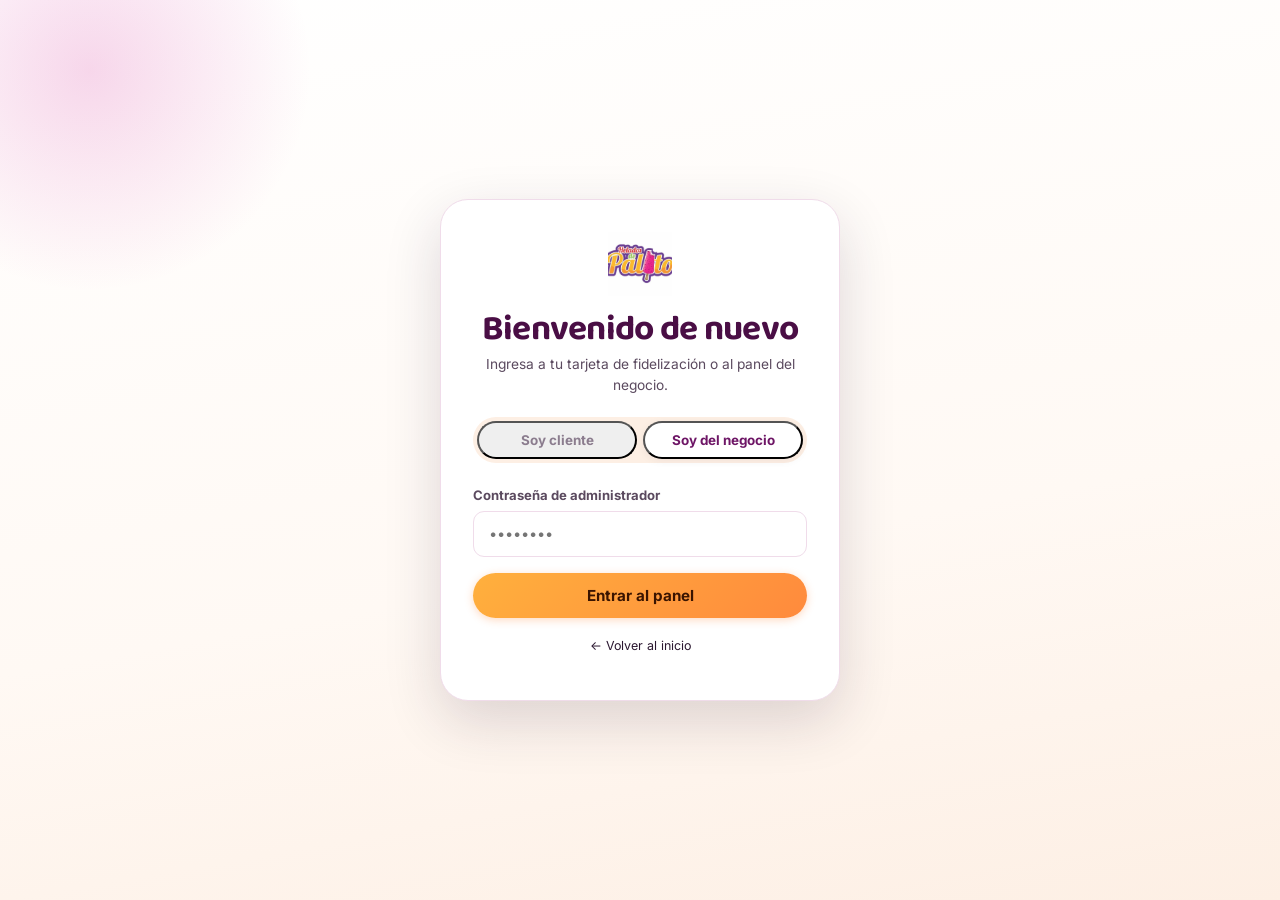
<file: admin/index.html>
<!doctype html>
<html lang="es">
<head>
<meta charset="UTF-8">
<meta name="viewport" content="width=device-width, initial-scale=1, viewport-fit=cover">
<title>Panel — Helados De Palito</title>
<link rel="icon" href="../assets/img/logo.png">
<link rel="preconnect" href="https://fonts.googleapis.com">
<link href="https://fonts.googleapis.com/css2?family=Baloo+2:wght@600;700;800&family=Inter:wght@400;500;600;700&family=IBM+Plex+Mono:wght@500;600;700&display=swap" rel="stylesheet">
<link rel="stylesheet" href="../assets/css/system.css">
</head>
<body>

<div class="admin-shell">
  <aside class="admin-side" id="hp-admin-side"></aside>
  <main class="admin-main">
    <span class="eyebrow">Panel del negocio</span>
    <h1 style="font-size:clamp(1.5rem,3.4vw,2.1rem)">Hola, equipo Helados de Palito 👋</h1>
    <p style="color:var(--ink-2)">Este es el resumen de lo que pasa hoy en tu menú digital.</p>

    <div class="stat-grid" id="hp-stats"></div>

    <div class="toolbar">
      <h3 style="margin:0">Últimos pedidos</h3>
      <a href="pedidos.html" class="btn btn-ghost btn-sm">Ver todos</a>
    </div>
    <div class="table-wrap">
      <table>
        <thead><tr><th>Folio</th><th>Cliente</th><th>Total</th><th>Entrega</th><th>Estado</th></tr></thead>
        <tbody id="hp-ultimos-pedidos"></tbody>
      </table>
    </div>

    <div class="toolbar" style="margin-top:34px">
      <h3 style="margin:0">Clientes cerca de su regalo</h3>
      <a href="clientes.html" class="btn btn-ghost btn-sm">Ver todos</a>
    </div>
    <div class="table-wrap">
      <table>
        <thead><tr><th>Cliente</th><th>Teléfono</th><th>Sellos</th></tr></thead>
        <tbody id="hp-clientes-cerca"></tbody>
      </table>
    </div>
  </main>
</div>

<script src="../assets/js/config.js"></script>
<script src="../assets/js/icons.js"></script>
<script src="../assets/js/seed.js"></script>
<script src="../assets/js/data.js"></script>
<script src="../assets/js/cart.js"></script>
<script src="../assets/js/auth.js"></script>
<script src="../assets/js/admin-nav.js"></script>
<script>
(async function(){
  const session = HP_AUTH.requireAdmin();
  if(!session) return;
  HP_ADMIN_NAV.mount('dashboard');

  const [pedidos, clientes, productos] = await Promise.all([
    HP_DATA.getPedidos(), HP_DATA.getClientes(), HP_DATA.getProductos({soloDisponibles:false})
  ]);
  const meta = HP_CONFIG.META_SELLOS;
  const hoy = new Date().toISOString().slice(0,10);
  const pedidosHoy = pedidos.filter(p => (p.fecha||'').slice(0,10) === hoy);
  const activos = clientes.filter(c => c.activo !== false);
  const cerca = clientes.filter(c => c.sellos >= meta - 1 && c.sellos < meta);
  const completos = clientes.filter(c => c.sellos >= meta);

  document.getElementById('hp-stats').innerHTML = `
    <div class="stat-card"><div class="num mono">${pedidosHoy.length}</div><div class="lbl">Pedidos hoy</div></div>
    <div class="stat-card"><div class="num mono">${activos.length}</div><div class="lbl">Clientes con tarjeta activa</div></div>
    <div class="stat-card"><div class="num mono">${cerca.length}</div><div class="lbl">A 1 sello de su regalo</div></div>
    <div class="stat-card"><div class="num mono">${completos.length}</div><div class="lbl">Tarjetas completas sin canjear</div></div>
    <div class="stat-card"><div class="num mono">${productos.filter(p=>p.disponible!==false).length}/${productos.length}</div><div class="lbl">Productos disponibles</div></div>
  `;

  document.getElementById('hp-ultimos-pedidos').innerHTML = pedidos.slice(0,6).map(p=>`
    <tr>
      <td class="mono">${p.folio}</td>
      <td>${p.cliente_nombre||'—'}</td>
      <td class="mono">${HP_CART.formatCOP(p.subtotal)}</td>
      <td>${p.tipoEntrega||p.tipo_entrega||'—'}</td>
      <td><span class="pill ${p.estado==='entregado'?'pill-ok':p.estado==='cancelado'?'pill-danger':'pill-warn'}">${p.estado}</span></td>
    </tr>`).join('') || `<tr><td colspan="5" style="color:var(--ink-3)">Todavía no hay pedidos registrados.</td></tr>`;

  document.getElementById('hp-clientes-cerca').innerHTML = cerca.length
    ? cerca.map(c=>`<tr><td>${c.nombre}</td><td class="mono">${c.telefono}</td><td>${c.sellos}/${meta}</td></tr>`).join('')
    : `<tr><td colspan="3" style="color:var(--ink-3)">Nadie está a un sello de completar su tarjeta ahora mismo.</td></tr>`;
})();
</script>
</body>
</html>
</file>
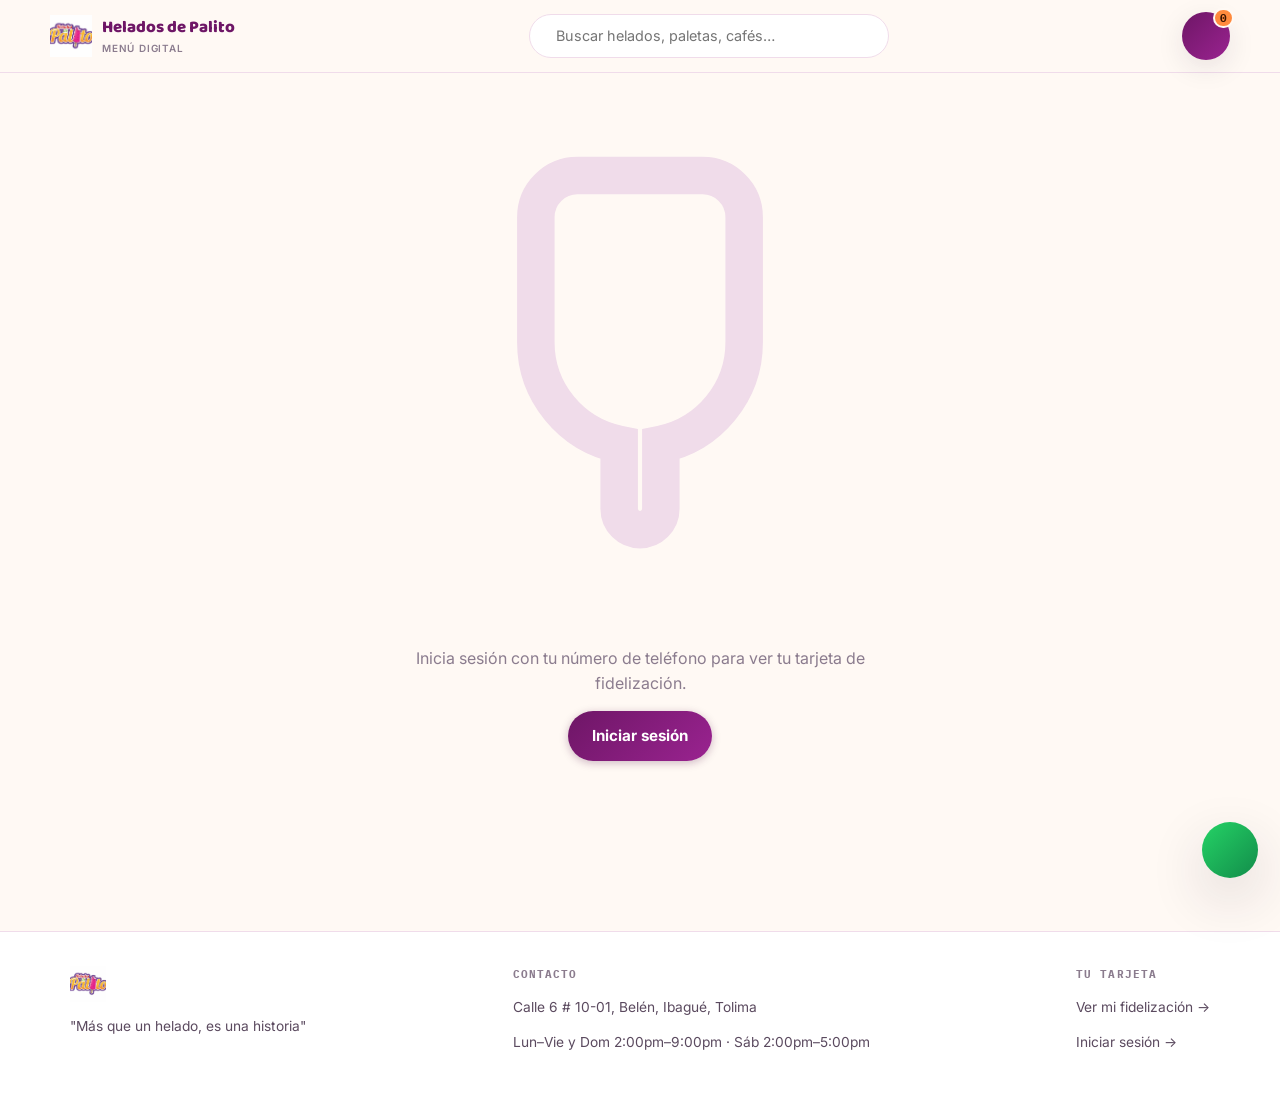
<file: fidelizacion/index.html>
<!doctype html>
<html lang="es">
<head>
<meta charset="UTF-8">
<meta name="viewport" content="width=device-width, initial-scale=1, viewport-fit=cover">
<title>Mi tarjeta — Helados De Palito</title>
<link rel="icon" href="../assets/img/logo.png">
<link rel="preconnect" href="https://fonts.googleapis.com">
<link href="https://fonts.googleapis.com/css2?family=Baloo+2:wght@600;700;800&family=Inter:wght@400;500;600;700&family=IBM+Plex+Mono:wght@500;600;700&display=swap" rel="stylesheet">
<link rel="stylesheet" href="../assets/css/system.css">
</head>
<body>

<div id="hp-header"></div>

<main class="container" style="padding:30px 20px 60px;max-width:560px">
  <div id="hp-guard"></div>

  <div id="hp-loyalty-app" style="display:none">
    <span class="eyebrow">Fidelización</span>
    <h1 style="font-size:clamp(1.5rem,3.4vw,2rem)">Tu tarjeta de sellos</h1>
    <p style="color:var(--ink-2);margin-bottom:22px">Cada compra que registra el negocio suma un sello. Al completar la tarjeta, tienes un regalo esperándote.</p>

    <div class="loyalty-card rv in" id="hp-loyalty-card"></div>

    <h3 style="margin-top:34px">Historial de sellos</h3>
    <div class="table-wrap" style="margin-top:10px">
      <table>
        <thead><tr><th>Fecha</th><th>Detalle</th></tr></thead>
        <tbody id="hp-historial"></tbody>
      </table>
    </div>

    <a href="../menu/" class="btn btn-p btn-block" style="margin-top:26px">Ver el menú y pedir</a>
    <button class="btn btn-ghost btn-block" id="hp-logout" style="margin-top:10px">Cerrar sesión</button>
  </div>
</main>

<div id="hp-footer"></div>

<script src="../assets/js/config.js"></script>
<script src="../assets/js/icons.js"></script>
<script src="../assets/js/seed.js"></script>
<script src="../assets/js/data.js"></script>
<script src="../assets/js/cart.js"></script>
<script src="../assets/js/auth.js"></script>
<script src="../assets/js/ui.js"></script>
<script>
(async function(){
  HP_UI.mount({root:'../'});
  const session = HP_AUTH.session();

  if(!session || session.tipo!=='cliente'){
    document.getElementById('hp-guard').innerHTML = `
      <div class="empty-state" style="padding-top:10px">
        ${hpIcon('stamp')}
        <p>Inicia sesión con tu número de teléfono para ver tu tarjeta de fidelización.</p>
        <a class="btn btn-p" href="../login/">Iniciar sesión</a>
      </div>`;
    return;
  }

  const cliente = await HP_DATA.getClientePorTelefono(session.telefono);
  const recompensa = await HP_DATA.getRecompensa();
  const meta = HP_CONFIG.META_SELLOS;

  if(!cliente){ HP_AUTH.logout(); window.location.href = '../login/'; return; }

  document.getElementById('hp-loyalty-app').style.display = 'block';

  const completa = cliente.sellos >= meta;
  const cardEl = document.getElementById('hp-loyalty-card');
  cardEl.className = 'loyalty-card rv in' + (completa ? ' complete' : '');
  cardEl.innerHTML = `
    <div class="loyalty-top">
      <div class="brandmark"><img src="../assets/img/logo.png" alt=""></div>
      <div class="loyalty-folio mono">#${cliente.id.toUpperCase()}</div>
    </div>
    <div class="loyalty-name">${cliente.nombre}</div>
    <div class="loyalty-sub">${completa ? '¡Tarjeta completa! Tu regalo te espera 🎁' : `Te faltan ${meta - cliente.sellos} sellos para tu regalo`}</div>
    <div class="stamps">
      ${Array.from({length:meta}).map((_,i)=>`
        <div class="stamp ${i < cliente.sellos ? 'filled':''}">${hpIcon('stamp')}</div>
      `).join('')}
    </div>
    <div class="loyalty-foot"><b>${cliente.sellos}/${meta}</b> · Premio: ${recompensa?.nombre || 'Por definir'}</div>
  `;

  const hist = cliente.historial || [];
  document.getElementById('hp-historial').innerHTML = hist.length
    ? hist.map(h=>`<tr><td class="mono">${h.fecha}</td><td>${h.nota}</td></tr>`).join('')
    : `<tr><td colspan="2" style="color:var(--ink-3)">Aún no tienes compras registradas.</td></tr>`;

  document.getElementById('hp-logout').addEventListener('click', ()=>{
    HP_AUTH.logout();
    window.location.href = '../';
  });
})();
</script>
</body>
</html>
</file>
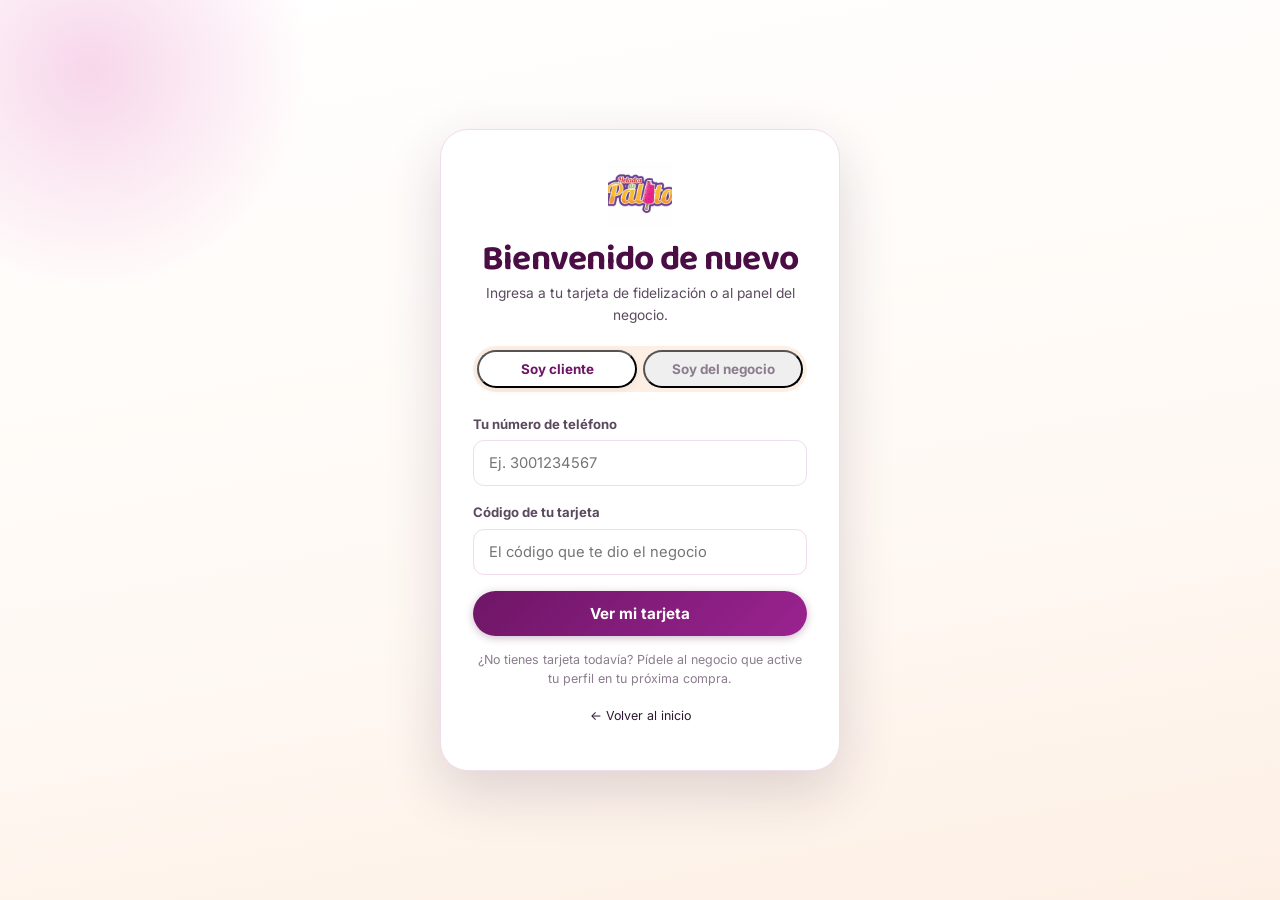
<file: login/index.html>
<!doctype html>
<html lang="es">
<head>
<meta charset="UTF-8">
<meta name="viewport" content="width=device-width, initial-scale=1, viewport-fit=cover">
<title>Iniciar sesión — Helados De Palito</title>
<link rel="icon" href="../assets/img/logo.png">
<link rel="preconnect" href="https://fonts.googleapis.com">
<link href="https://fonts.googleapis.com/css2?family=Baloo+2:wght@600;700;800&family=Inter:wght@400;500;600;700&family=IBM+Plex+Mono:wght@500;600;700&display=swap" rel="stylesheet">
<link rel="stylesheet" href="../assets/css/system.css">
</head>
<body>

<div class="auth-wrap">
  <div class="auth-card rv in">
    <div class="logo-row"><img src="../assets/img/logo.png" alt="Helados de Palito"></div>
    <h2 style="text-align:center;margin:0 0 4px">Bienvenido de nuevo</h2>
    <p style="text-align:center;color:var(--ink-2);font-size:.86rem;margin:0 0 20px">Ingresa a tu tarjeta de fidelización o al panel del negocio.</p>

    <div class="auth-tabs">
      <button class="auth-tab" id="tab-cliente">Soy cliente</button>
      <button class="auth-tab" id="tab-admin">Soy del negocio</button>
    </div>

    <form id="form-cliente">
      <div class="field">
        <label for="c-telefono">Tu número de teléfono</label>
        <input id="c-telefono" class="finput" inputmode="numeric" placeholder="Ej. 3001234567" required>
        <div class="error">Escribe el teléfono con el que te registraste.</div>
      </div>
      <div class="field">
        <label for="c-password">Código de tu tarjeta</label>
        <input id="c-password" class="finput" type="password" placeholder="El código que te dio el negocio" required>
        <div class="error">Escribe tu código.</div>
      </div>
      <button type="submit" class="btn btn-p btn-block">Ver mi tarjeta</button>
      <p style="text-align:center;font-size:.78rem;color:var(--ink-3);margin-top:14px">
        ¿No tienes tarjeta todavía? Pídele al negocio que active tu perfil en tu próxima compra.
      </p>
    </form>

    <form id="form-admin" style="display:none">
      <div class="field">
        <label for="a-password">Contraseña de administrador</label>
        <input id="a-password" class="finput" type="password" placeholder="••••••••" required>
        <div class="error">Contraseña incorrecta.</div>
      </div>
      <button type="submit" class="btn btn-accent btn-block">Entrar al panel</button>
    </form>

    <p style="text-align:center;font-size:.78rem;margin-top:18px"><a href="../">← Volver al inicio</a></p>
  </div>
</div>

<script src="../assets/js/config.js"></script>
<script src="../assets/js/icons.js"></script>
<script src="../assets/js/seed.js"></script>
<script src="../assets/js/data.js"></script>
<script src="../assets/js/cart.js"></script>
<script src="../assets/js/auth.js"></script>
<script>
(function(){
  const tabCliente = document.getElementById('tab-cliente');
  const tabAdmin = document.getElementById('tab-admin');
  const formCliente = document.getElementById('form-cliente');
  const formAdmin = document.getElementById('form-admin');

  function showAdmin(isAdmin){
    tabAdmin.classList.toggle('active', isAdmin);
    tabCliente.classList.toggle('active', !isAdmin);
    formAdmin.style.display = isAdmin ? 'block' : 'none';
    formCliente.style.display = isAdmin ? 'none' : 'block';
  }
  showAdmin(new URLSearchParams(location.search).get('admin')==='1');

  tabCliente.addEventListener('click', ()=> showAdmin(false));
  tabAdmin.addEventListener('click', ()=> showAdmin(true));

  formCliente.addEventListener('submit', async (e)=>{
    e.preventDefault();
    const telefono = document.getElementById('c-telefono').value.trim();
    const password = document.getElementById('c-password').value.trim();
    const btn = formCliente.querySelector('button[type="submit"]');
    btn.disabled = true;
    try{
      await HP_AUTH.loginCliente(telefono, password);
      window.location.href = '../fidelizacion/';
    }catch(err){
      formCliente.querySelectorAll('.field').forEach(f=>f.classList.add('bad'));
      formCliente.querySelectorAll('.error').forEach(el=> el.textContent = err.message);
      btn.disabled = false;
    }
  });

  formAdmin.addEventListener('submit', (e)=>{
    e.preventDefault();
    const password = document.getElementById('a-password').value.trim();
    const btn = formAdmin.querySelector('button[type="submit"]');
    btn.disabled = true;
    try{
      HP_AUTH.loginAdmin(password);
      window.location.href = '../admin/';
    }catch(err){
      formAdmin.querySelector('.field').classList.add('bad');
      formAdmin.querySelector('.error').textContent = err.message;
      btn.disabled = false;
    }
  });

  ['c-telefono','c-password'].forEach(id=>{
    document.getElementById(id).addEventListener('input', (e)=> e.target.closest('.field').classList.remove('bad'));
  });
  document.getElementById('a-password').addEventListener('input', (e)=> e.target.closest('.field').classList.remove('bad'));
})();
</script>
</body>
</html>
</file>
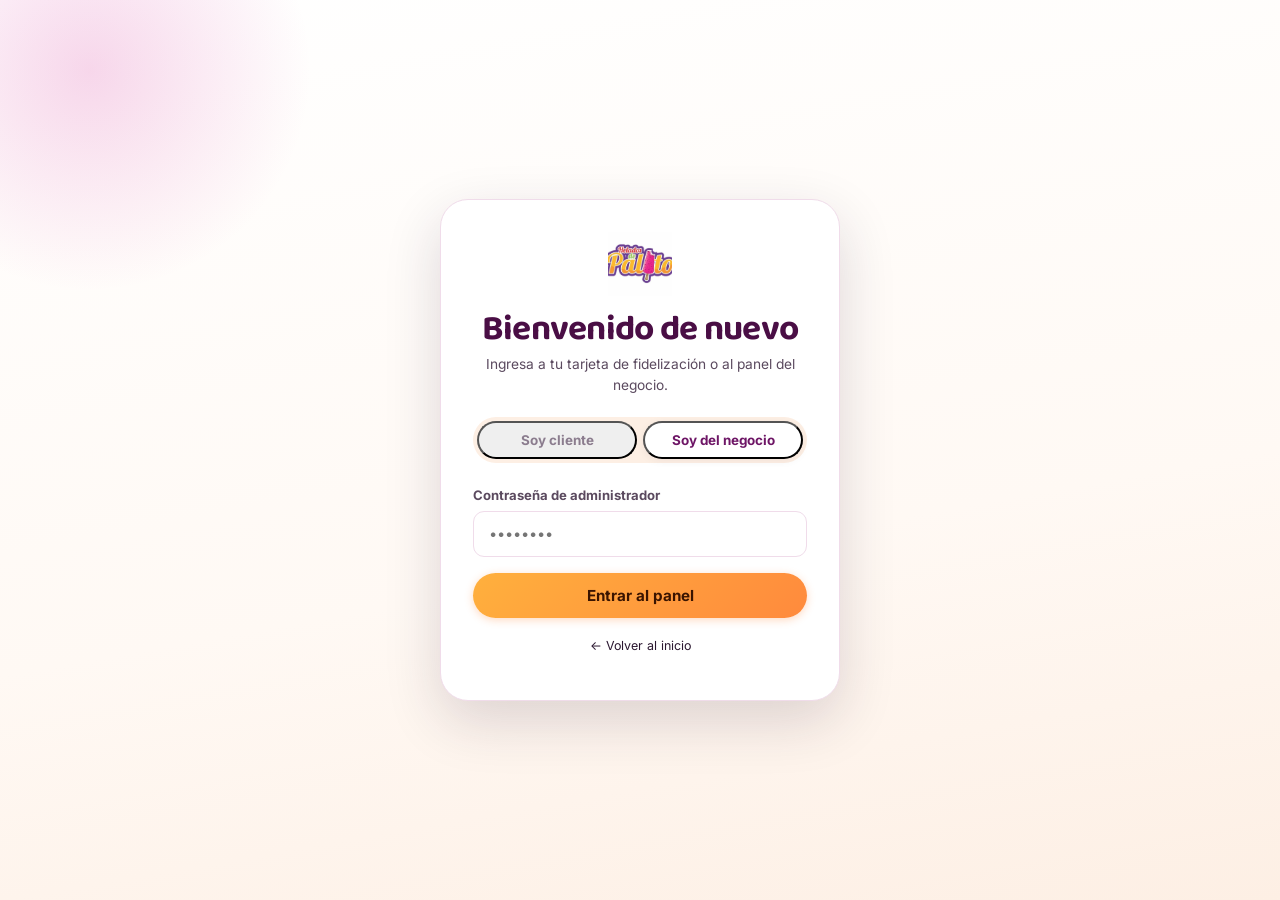
<file: admin/clientes.html>
<!doctype html>
<html lang="es">
<head>
<meta charset="UTF-8">
<meta name="viewport" content="width=device-width, initial-scale=1, viewport-fit=cover">
<title>Clientes y sellos — Panel Helados De Palito</title>
<link rel="icon" href="../assets/img/logo.png">
<link rel="preconnect" href="https://fonts.googleapis.com">
<link href="https://fonts.googleapis.com/css2?family=Baloo+2:wght@600;700;800&family=Inter:wght@400;500;600;700&family=IBM+Plex+Mono:wght@500;600;700&display=swap" rel="stylesheet">
<link rel="stylesheet" href="../assets/css/system.css">
</head>
<body>

<div class="admin-shell">
  <aside class="admin-side" id="hp-admin-side"></aside>
  <main class="admin-main">
    <span class="eyebrow">Fidelización</span>
    <h1 style="font-size:clamp(1.5rem,3.4vw,2.1rem)">Clientes y tarjetas de sellos</h1>
    <p style="color:var(--ink-2)">Crea el perfil de un cliente nuevo y asígnale sellos cuando compre. Los clientes nunca pueden sumarse sellos ellos mismos.</p>

    <div class="toolbar">
      <div class="field" style="margin:0;max-width:280px">
        <input id="hp-buscar" class="finput" placeholder="Buscar por nombre o teléfono…">
      </div>
      <button class="btn btn-p btn-sm" id="hp-nuevo-cliente">Crear cliente</button>
    </div>

    <div class="table-wrap">
      <table>
        <thead><tr><th>Cliente</th><th>Teléfono</th><th>Sellos</th><th>Estado</th><th></th></tr></thead>
        <tbody id="hp-tabla-clientes"></tbody>
      </table>
    </div>

    <div class="toolbar" style="margin-top:34px">
      <h3 style="margin:0">Premio actual</h3>
    </div>
    <div class="card" style="padding:18px;max-width:480px">
      <div class="field" style="margin-bottom:10px">
        <label for="p-nombre-premio">Nombre del premio (al completar la tarjeta)</label>
        <input id="p-nombre-premio" class="finput" placeholder="Ej. Paleta gratis a elección">
      </div>
      <button class="btn btn-p btn-sm" id="hp-guardar-premio">Guardar premio</button>
    </div>
  </main>
</div>

<div class="modal-overlay" id="hp-modal">
  <form class="modal-form" id="hp-form-cliente">
    <h3 style="margin-top:0">Crear cliente</h3>
    <div class="field">
      <label for="c-nombre">Nombre del cliente</label>
      <input id="c-nombre" class="finput" required placeholder="Nombre y apellido">
      <div class="error">Escribe el nombre.</div>
    </div>
    <div class="field">
      <label for="c-telefono">Teléfono</label>
      <input id="c-telefono" class="finput" required inputmode="numeric" placeholder="Ej. 3001234567">
      <div class="error">Escribe un teléfono válido.</div>
    </div>
    <div class="field">
      <label for="c-password">Código de acceso para el cliente</label>
      <input id="c-password" class="finput" required placeholder="Ej. 4 dígitos fáciles de recordar">
      <div class="hint">Compártelo con el cliente: lo usará junto a su teléfono para ver su tarjeta.</div>
    </div>
    <div style="display:flex;gap:10px;margin-top:20px">
      <button type="button" class="btn btn-ghost btn-block" id="hp-cancelar-cliente">Cancelar</button>
      <button type="submit" class="btn btn-p btn-block">Crear tarjeta</button>
    </div>
  </form>
</div>

<script src="../assets/js/config.js"></script>
<script src="../assets/js/icons.js"></script>
<script src="../assets/js/seed.js"></script>
<script src="../assets/js/data.js"></script>
<script src="../assets/js/cart.js"></script>
<script src="../assets/js/auth.js"></script>
<script src="../assets/js/admin-nav.js"></script>
<script src="../assets/js/ui.js"></script>
<script>
(async function(){
  const session = HP_AUTH.requireAdmin();
  if(!session) return;
  HP_ADMIN_NAV.mount('clientes');

  let clientes = await HP_DATA.getClientes();
  const recompensa = await HP_DATA.getRecompensa();
  document.getElementById('p-nombre-premio').value = recompensa?.nombre || '';
  const meta = HP_CONFIG.META_SELLOS;
  let query = '';

  function renderTabla(){
    const list = clientes.filter(c => !query || c.nombre.toLowerCase().includes(query) || c.telefono.includes(query));
    document.getElementById('hp-tabla-clientes').innerHTML = list.map(c=>{
      const completa = c.sellos >= meta;
      return `
      <tr>
        <td><b>${c.nombre}</b></td>
        <td class="mono">${c.telefono}</td>
        <td>
          <div style="display:flex;align-items:center;gap:8px">
            <span class="mono">${c.sellos}/${meta}</span>
            ${completa ? `<span class="pill pill-warn">${hpIcon('gift')} Regalo listo</span>` : ''}
          </div>
        </td>
        <td><span class="pill ${c.activo!==false?'pill-ok':'pill-danger'}">${c.activo!==false?'Activa':'Inactiva'}</span></td>
        <td style="white-space:nowrap;display:flex;gap:6px;flex-wrap:wrap">
          <button class="btn btn-ghost btn-sm" data-sello="${c.id}" ${completa?'disabled':''}>+1 sello</button>
          <button class="btn btn-accent btn-sm" data-canjear="${c.id}" ${completa?'':'disabled'}>Canjear premio</button>
          <button class="btn btn-ghost btn-sm" data-activo="${c.id}">${c.activo!==false?'Desactivar':'Activar'}</button>
        </td>
      </tr>`;
    }).join('') || `<tr><td colspan="5" style="color:var(--ink-3)">No hay clientes registrados todavía.</td></tr>`;

    document.querySelectorAll('[data-sello]').forEach(btn=>{
      btn.addEventListener('click', async ()=>{
        const c = await HP_DATA.sumarSello(btn.dataset.sello, 'Compra registrada por el negocio');
        clientes = clientes.map(x=>x.id===c.id?c:x);
        renderTabla();
        HP_UI.toast(`Sello agregado a ${c.nombre} (${c.sellos}/${meta})`, 'ok');
      });
    });
    document.querySelectorAll('[data-canjear]').forEach(btn=>{
      btn.addEventListener('click', async ()=>{
        if(!confirm('¿Confirmar la entrega del premio y reiniciar la tarjeta?')) return;
        const c = await HP_DATA.canjearPremio(btn.dataset.canjear);
        clientes = clientes.map(x=>x.id===c.id?c:x);
        renderTabla();
        HP_UI.toast('Premio canjeado, tarjeta reiniciada', 'ok');
      });
    });
    document.querySelectorAll('[data-activo]').forEach(btn=>{
      btn.addEventListener('click', async ()=>{
        const c = clientes.find(x=>x.id===btn.dataset.activo);
        await HP_DATA.setClienteActivo(c.id, !(c.activo!==false));
        c.activo = !(c.activo!==false);
        renderTabla();
      });
    });
  }

  document.getElementById('hp-buscar').addEventListener('input', (e)=>{ query = e.target.value.toLowerCase(); renderTabla(); });

  document.getElementById('hp-nuevo-cliente').addEventListener('click', ()=> document.getElementById('hp-modal').classList.add('open'));
  document.getElementById('hp-cancelar-cliente').addEventListener('click', ()=> document.getElementById('hp-modal').classList.remove('open'));
  document.getElementById('hp-modal').addEventListener('click', (e)=>{ if(e.target.id==='hp-modal') document.getElementById('hp-modal').classList.remove('open'); });

  document.getElementById('hp-form-cliente').addEventListener('submit', async (e)=>{
    e.preventDefault();
    try{
      const nuevo = await HP_DATA.crearCliente({
        nombre: document.getElementById('c-nombre').value.trim(),
        telefono: document.getElementById('c-telefono').value.trim(),
        password: document.getElementById('c-password').value.trim(),
      });
      clientes.unshift(nuevo);
      document.getElementById('hp-modal').classList.remove('open');
      document.getElementById('hp-form-cliente').reset();
      renderTabla();
      HP_UI.toast(`Tarjeta creada para ${nuevo.nombre}`, 'ok');
    }catch(err){
      HP_UI.toast(err.message, 'err');
    }
  });

  document.getElementById('hp-guardar-premio').addEventListener('click', async ()=>{
    const nombre = document.getElementById('p-nombre-premio').value.trim();
    if(!nombre){ HP_UI.toast('Escribe el nombre del premio', 'err'); return; }
    await HP_DATA.setRecompensa({nombre});
    HP_UI.toast('Premio actualizado', 'ok');
  });

  renderTabla();
})();
</script>
</body>
</html>
</file>
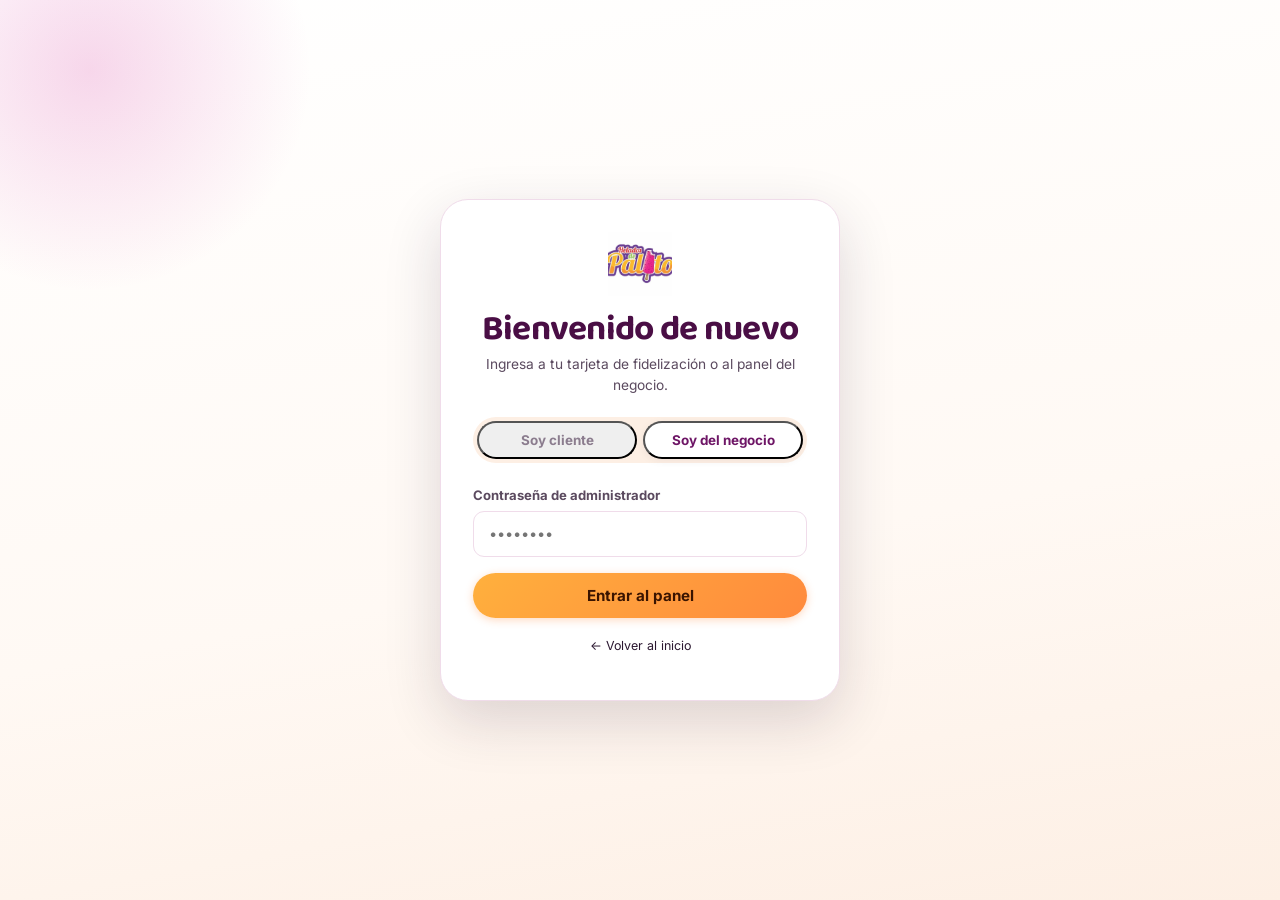
<file: admin/configuracion.html>
<!doctype html>
<html lang="es">
<head>
<meta charset="UTF-8">
<meta name="viewport" content="width=device-width, initial-scale=1, viewport-fit=cover">
<title>Negocio y QR — Panel Helados De Palito</title>
<link rel="icon" href="../assets/img/logo.png">
<link rel="preconnect" href="https://fonts.googleapis.com">
<link href="https://fonts.googleapis.com/css2?family=Baloo+2:wght@600;700;800&family=Inter:wght@400;500;600;700&family=IBM+Plex+Mono:wght@500;600;700&display=swap" rel="stylesheet">
<link rel="stylesheet" href="../assets/css/system.css">
</head>
<body>

<div class="admin-shell">
  <aside class="admin-side" id="hp-admin-side"></aside>
  <main class="admin-main">
    <span class="eyebrow">Negocio</span>
    <h1 style="font-size:clamp(1.5rem,3.4vw,2.1rem)">Datos del negocio y tu código QR</h1>
    <p style="color:var(--ink-2)">Imprime el QR para tus mesas o vitrina: lleva directo al menú digital.</p>

    <div class="grid" style="grid-template-columns:1.1fr .9fr;gap:20px;align-items:start;margin-top:10px">
      <div class="card" style="padding:22px">
        <h3 style="margin-top:0">Información visible para tus clientes</h3>
        <div class="field">
          <label>Nombre del negocio</label>
          <input class="finput" value="" id="cfg-nombre" disabled>
        </div>
        <div class="field">
          <label>Dirección</label>
          <input class="finput" value="" id="cfg-direccion" disabled>
        </div>
        <div class="field">
          <label>Horario</label>
          <input class="finput" value="" id="cfg-horario" disabled>
        </div>
        <div class="field">
          <label>WhatsApp para pedidos</label>
          <input class="finput" value="" id="cfg-whatsapp" disabled>
        </div>
        <p class="hint" style="margin-top:-6px">Estos datos vienen de <code class="mono">assets/js/config.js</code>. Para cambiarlos, edita ese archivo y vuelve a publicar el sitio (ver README).</p>
      </div>

      <div class="card" style="padding:22px;text-align:center">
        <h3 style="margin-top:0">Tu código QR</h3>
        <div class="field" style="text-align:left">
          <label for="cfg-url">URL publicada de tu menú</label>
          <input class="finput" id="cfg-url" placeholder="https://tu-sitio.vercel.app/menu/">
          <div class="hint">Pégala aquí después de publicar en Vercel para generar el QR correcto.</div>
        </div>
        <div id="cfg-qr-wrap" style="margin:14px 0"></div>
        <a class="btn btn-p btn-block" id="cfg-qr-download" target="_blank" rel="noopener">Abrir QR en una pestaña</a>
      </div>
    </div>
  </main>
</div>

<script src="../assets/js/config.js"></script>
<script src="../assets/js/icons.js"></script>
<script src="../assets/js/seed.js"></script>
<script src="../assets/js/data.js"></script>
<script src="../assets/js/cart.js"></script>
<script src="../assets/js/auth.js"></script>
<script src="../assets/js/admin-nav.js"></script>
<script>
(function(){
  const session = HP_AUTH.requireAdmin();
  if(!session) return;
  HP_ADMIN_NAV.mount('config');

  document.getElementById('cfg-nombre').value = HP_CONFIG.NEGOCIO_NOMBRE;
  document.getElementById('cfg-direccion').value = HP_CONFIG.NEGOCIO_DIRECCION;
  document.getElementById('cfg-horario').value = HP_CONFIG.NEGOCIO_HORARIO;
  document.getElementById('cfg-whatsapp').value = '+' + HP_CONFIG.WHATSAPP_PHONE;

  const QR_KEY = 'hp_qr_url_v1';
  const urlInput = document.getElementById('cfg-url');
  urlInput.value = localStorage.getItem(QR_KEY) || (window.location.origin + '/menu/');

  function renderQR(){
    const url = urlInput.value.trim() || (window.location.origin + '/menu/');
    localStorage.setItem(QR_KEY, url);
    const qrSrc = `https://api.qrserver.com/v1/create-qr-code/?size=240x240&margin=8&data=${encodeURIComponent(url)}`;
    document.getElementById('cfg-qr-wrap').innerHTML = `<img src="${qrSrc}" alt="Código QR del menú" style="border-radius:var(--r-lg);border:1.5px solid var(--line)">`;
    document.getElementById('cfg-qr-download').href = qrSrc;
  }
  urlInput.addEventListener('input', renderQR);
  renderQR();
})();
</script>
</body>
</html>
</file>
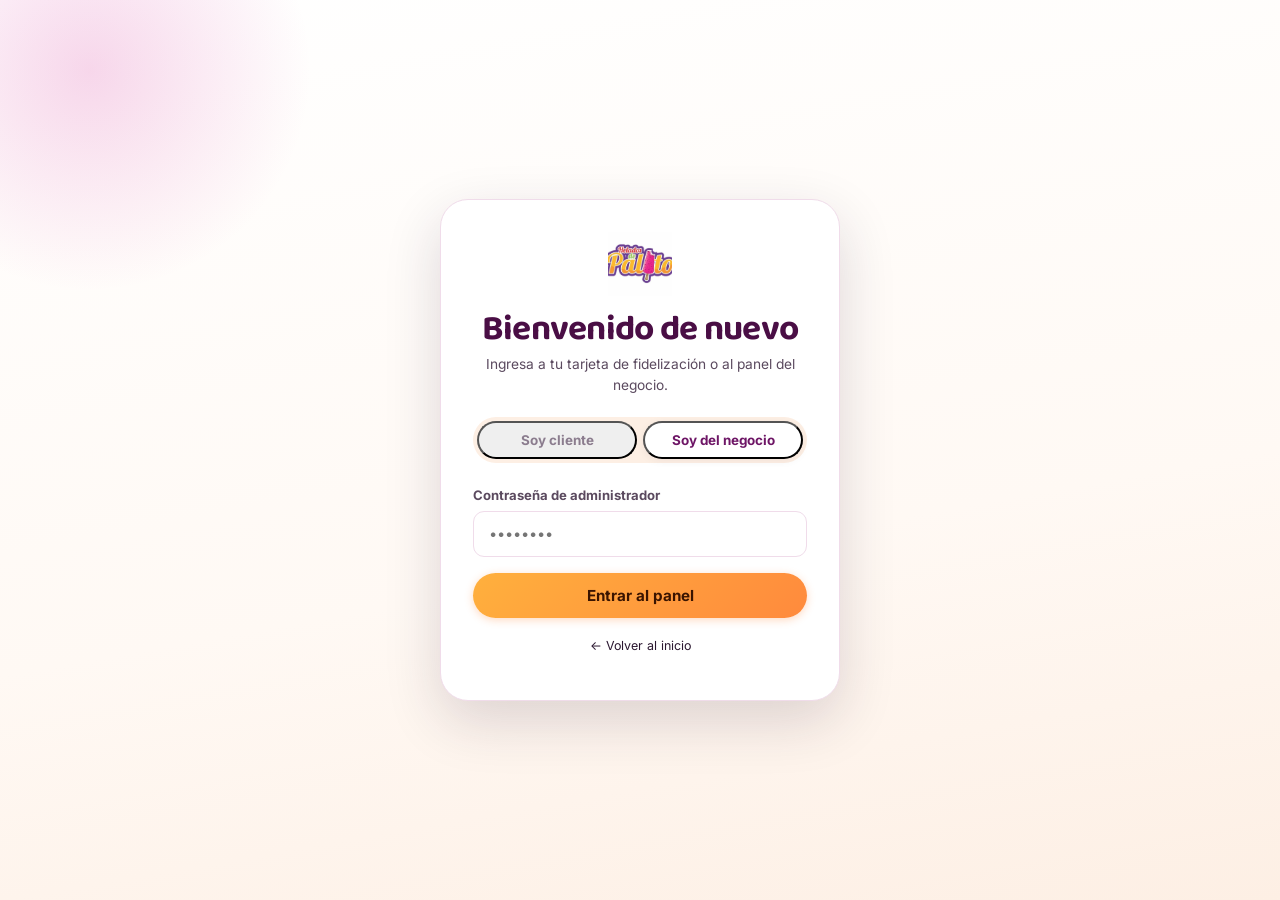
<file: admin/pedidos.html>
<!doctype html>
<html lang="es">
<head>
<meta charset="UTF-8">
<meta name="viewport" content="width=device-width, initial-scale=1, viewport-fit=cover">
<title>Pedidos — Panel Helados De Palito</title>
<link rel="icon" href="../assets/img/logo.png">
<link rel="preconnect" href="https://fonts.googleapis.com">
<link href="https://fonts.googleapis.com/css2?family=Baloo+2:wght@600;700;800&family=Inter:wght@400;500;600;700&family=IBM+Plex+Mono:wght@500;600;700&display=swap" rel="stylesheet">
<link rel="stylesheet" href="../assets/css/system.css">
</head>
<body>

<div class="admin-shell">
  <aside class="admin-side" id="hp-admin-side"></aside>
  <main class="admin-main">
    <span class="eyebrow">Pedidos</span>
    <h1 style="font-size:clamp(1.5rem,3.4vw,2.1rem)">Pedidos recibidos</h1>
    <p style="color:var(--ink-2)">Cada pedido confirmado por WhatsApp queda registrado aquí. Actualiza su estado a medida que avanza.</p>

    <div class="toolbar" id="hp-filtro-estado"></div>

    <div class="table-wrap">
      <table>
        <thead><tr><th>Folio</th><th>Cliente</th><th>Teléfono</th><th>Total</th><th>Entrega</th><th>Pago</th><th>Estado</th></tr></thead>
        <tbody id="hp-tabla-pedidos"></tbody>
      </table>
    </div>
  </main>
</div>

<script src="../assets/js/config.js"></script>
<script src="../assets/js/icons.js"></script>
<script src="../assets/js/seed.js"></script>
<script src="../assets/js/data.js"></script>
<script src="../assets/js/cart.js"></script>
<script src="../assets/js/auth.js"></script>
<script src="../assets/js/admin-nav.js"></script>
<script src="../assets/js/ui.js"></script>
<script>
(async function(){
  const session = HP_AUTH.requireAdmin();
  if(!session) return;
  HP_ADMIN_NAV.mount('pedidos');

  let pedidos = await HP_DATA.getPedidos();
  let filtro = 'todos';
  const ESTADOS = ['pendiente','en preparación','listo','entregado','cancelado'];

  function renderFiltro(){
    const opts = [{id:'todos', nombre:'Todos'}, ...ESTADOS.map(e=>({id:e, nombre:e}))];
    document.getElementById('hp-filtro-estado').innerHTML = opts.map(o=>`
      <label class="radio-chip ${filtro===o.id?'checked':''}" data-estado="${o.id}" style="text-transform:capitalize">${o.nombre}</label>`).join('');
    document.querySelectorAll('#hp-filtro-estado .radio-chip').forEach(chip=>{
      chip.addEventListener('click', ()=>{ filtro = chip.dataset.estado; renderFiltro(); renderTabla(); });
    });
  }

  function renderTabla(){
    const list = pedidos.filter(p => filtro==='todos' || p.estado===filtro);
    document.getElementById('hp-tabla-pedidos').innerHTML = list.map(p=>`
      <tr>
        <td class="mono">${p.folio}</td>
        <td>${p.cliente_nombre||'—'}</td>
        <td class="mono">${p.cliente_telefono||'—'}</td>
        <td class="mono">${HP_CART.formatCOP(p.subtotal)}</td>
        <td>${p.tipoEntrega||p.tipo_entrega||'—'}</td>
        <td>${p.metodoPago||p.metodo_pago||'—'}</td>
        <td>
          <select class="finput" style="padding:7px 10px;font-size:.8rem" data-id="${p.id}">
            ${ESTADOS.map(e=>`<option value="${e}" ${p.estado===e?'selected':''}>${e}</option>`).join('')}
          </select>
        </td>
      </tr>`).join('') || `<tr><td colspan="7" style="color:var(--ink-3)">No hay pedidos con este estado.</td></tr>`;

    document.querySelectorAll('select[data-id]').forEach(sel=>{
      sel.addEventListener('change', async ()=>{
        await HP_DATA.setPedidoEstado(sel.dataset.id, sel.value);
        const p = pedidos.find(x=>x.id===sel.dataset.id);
        if(p) p.estado = sel.value;
        HP_UI.toast('Estado actualizado', 'ok');
      });
    });
  }

  renderFiltro();
  renderTabla();
})();
</script>
</body>
</html>
</file>
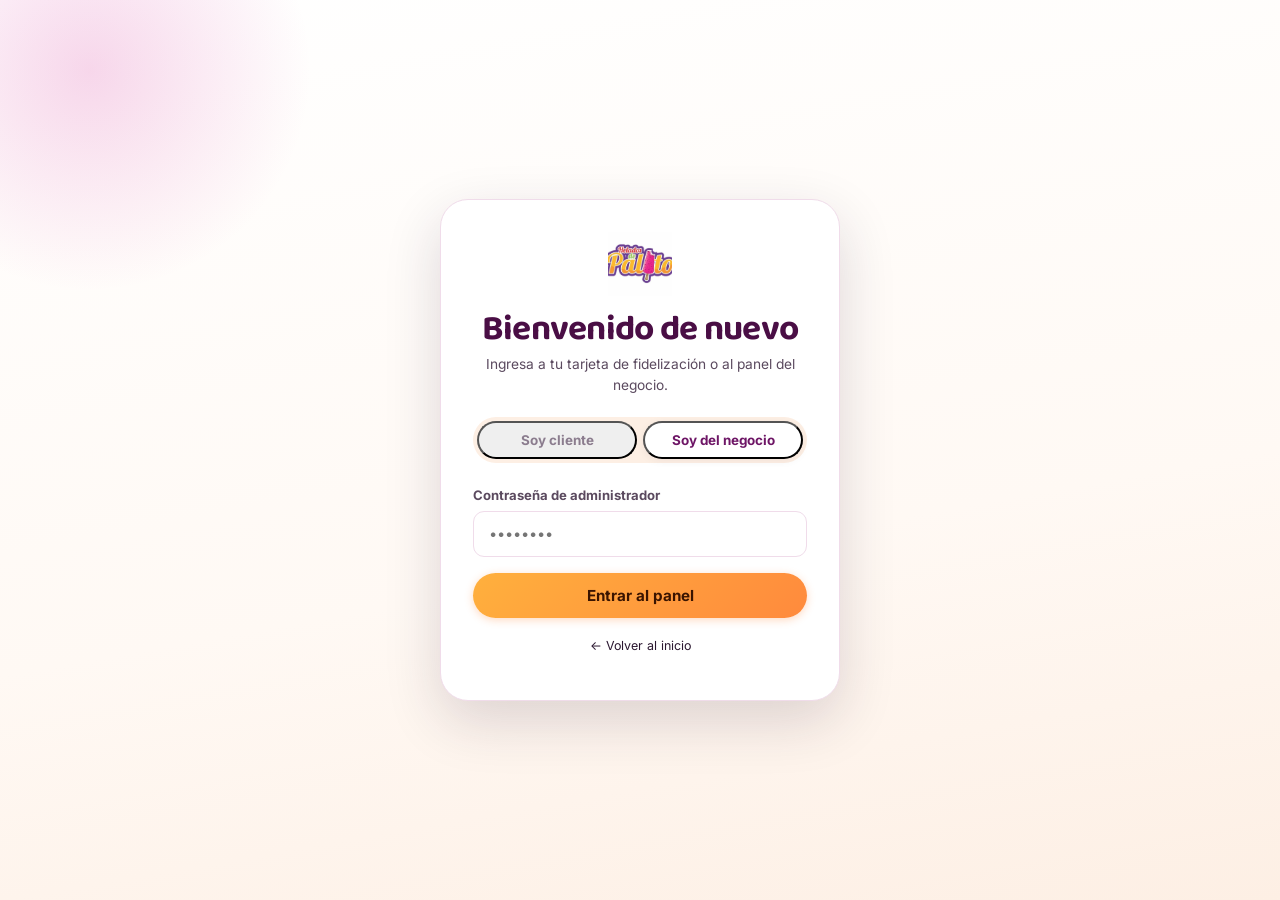
<file: admin/productos.html>
<!doctype html>
<html lang="es">
<head>
<meta charset="UTF-8">
<meta name="viewport" content="width=device-width, initial-scale=1, viewport-fit=cover">
<title>Productos — Panel Helados De Palito</title>
<link rel="icon" href="../assets/img/logo.png">
<link rel="preconnect" href="https://fonts.googleapis.com">
<link href="https://fonts.googleapis.com/css2?family=Baloo+2:wght@600;700;800&family=Inter:wght@400;500;600;700&family=IBM+Plex+Mono:wght@500;600;700&display=swap" rel="stylesheet">
<link rel="stylesheet" href="../assets/css/system.css">
</head>
<body>

<div class="admin-shell">
  <aside class="admin-side" id="hp-admin-side"></aside>
  <main class="admin-main">
    <span class="eyebrow">Catálogo</span>
    <h1 style="font-size:clamp(1.5rem,3.4vw,2.1rem)">Productos y precios</h1>
    <p style="color:var(--ink-2)">Edita precios, disponibilidad y fotos. Los cambios se reflejan al instante en el menú público.</p>

    <div class="toolbar">
      <div class="radio-row" id="hp-filtro-cat"></div>
      <button class="btn btn-p btn-sm" id="hp-nuevo">Nuevo producto</button>
    </div>

    <div class="table-wrap">
      <table>
        <thead><tr><th>Foto</th><th>Producto</th><th>Categoría</th><th>Precio</th><th>Destacado</th><th>Disponible</th><th></th></tr></thead>
        <tbody id="hp-tabla-productos"></tbody>
      </table>
    </div>
  </main>
</div>

<div class="modal-overlay" id="hp-modal">
  <form class="modal-form" id="hp-form-producto">
    <h3 id="hp-form-titulo" style="margin-top:0">Nuevo producto</h3>
    <input type="hidden" id="p-id">
    <div class="field">
      <label for="p-nombre">Nombre</label>
      <input id="p-nombre" class="finput" required placeholder="Ej. Paleta de fresa con crema">
      <div class="error">Escribe un nombre.</div>
    </div>
    <div class="field">
      <label for="p-categoria">Categoría</label>
      <select id="p-categoria" class="finput" required></select>
    </div>
    <div class="field">
      <label for="p-descripcion">Descripción corta</label>
      <input id="p-descripcion" class="finput" placeholder="Ej. Con trozos de fruta natural">
    </div>
    <div class="field">
      <label for="p-precio">Precio (COP)</label>
      <input id="p-precio" class="finput" type="number" min="0" step="500" required placeholder="Ej. 6000">
      <div class="error">Escribe un precio válido.</div>
    </div>
    <div class="field">
      <label for="p-imagen">URL de la imagen (opcional)</label>
      <input id="p-imagen" class="finput" placeholder="https://…">
      <div class="hint">Si lo dejas vacío, se muestra un ícono de marca en su lugar.</div>
    </div>
    <div class="field">
      <label><input type="checkbox" id="p-destacado" style="width:auto;margin-right:8px">Marcar como "Más pedido"</label>
    </div>
    <div class="field">
      <label><input type="checkbox" id="p-disponible" checked style="width:auto;margin-right:8px">Disponible en el menú</label>
    </div>
    <div style="display:flex;gap:10px;margin-top:20px">
      <button type="button" class="btn btn-ghost btn-block" id="hp-cancelar">Cancelar</button>
      <button type="submit" class="btn btn-p btn-block">Guardar</button>
    </div>
  </form>
</div>

<script src="../assets/js/config.js"></script>
<script src="../assets/js/icons.js"></script>
<script src="../assets/js/seed.js"></script>
<script src="../assets/js/data.js"></script>
<script src="../assets/js/cart.js"></script>
<script src="../assets/js/auth.js"></script>
<script src="../assets/js/admin-nav.js"></script>
<script src="../assets/js/ui.js"></script>
<script>
(async function(){
  const session = HP_AUTH.requireAdmin();
  if(!session) return;
  HP_ADMIN_NAV.mount('productos');

  let categorias = await HP_DATA.getCategorias();
  let productos = await HP_DATA.getProductos({soloDisponibles:false});
  let filtro = 'todas';

  function renderFiltro(){
    const chips = [{id:'todas', nombre:'Todas'}, ...categorias];
    document.getElementById('hp-filtro-cat').innerHTML = chips.map(c=>`
      <label class="radio-chip ${filtro===c.id?'checked':''}" data-cat="${c.id}">${c.nombre}</label>`).join('');
    document.querySelectorAll('#hp-filtro-cat .radio-chip').forEach(chip=>{
      chip.addEventListener('click', ()=>{ filtro = chip.dataset.cat; renderFiltro(); renderTabla(); });
    });
  }

  function renderTabla(){
    const list = productos.filter(p => filtro==='todas' || p.categoria===filtro);
    const tbody = document.getElementById('hp-tabla-productos');
    tbody.innerHTML = list.map(p=>{
      const cat = categorias.find(c=>c.id===p.categoria);
      return `
      <tr>
        <td>${p.imagen ? `<img src="${p.imagen}" alt="">` : `<div class="thumb placeholder" style="width:44px;height:44px;border-radius:10px">${hpIcon('popsicle')}</div>`}</td>
        <td><b>${p.nombre}</b><div style="color:var(--ink-3);font-size:.78rem">${p.descripcion||''}</div></td>
        <td>${cat?cat.nombre:'—'}</td>
        <td class="mono">${HP_CART.formatCOP(p.precio)}</td>
        <td>${p.destacado ? `<span class="pill pill-warn">Destacado</span>` : '—'}</td>
        <td><button class="toggle ${p.disponible!==false?'on':''}" data-toggle="${p.id}" aria-label="Disponible"></button></td>
        <td style="white-space:nowrap">
          <button class="btn btn-ghost btn-sm" data-edit="${p.id}">Editar</button>
          <button class="btn btn-ghost btn-sm" data-del="${p.id}" style="color:var(--danger)">Eliminar</button>
        </td>
      </tr>`;
    }).join('') || `<tr><td colspan="7" style="color:var(--ink-3)">No hay productos en esta categoría todavía.</td></tr>`;

    tbody.querySelectorAll('[data-toggle]').forEach(btn=>{
      btn.addEventListener('click', async ()=>{
        const p = productos.find(x=>x.id===btn.dataset.toggle);
        p.disponible = !(p.disponible!==false);
        await HP_DATA.upsertProducto(p);
        HP_UI.toast(p.disponible ? 'Producto activado' : 'Producto marcado como agotado', 'ok');
        renderTabla();
      });
    });
    tbody.querySelectorAll('[data-edit]').forEach(btn=>{
      btn.addEventListener('click', ()=> abrirForm(productos.find(x=>x.id===btn.dataset.edit)));
    });
    tbody.querySelectorAll('[data-del]').forEach(btn=>{
      btn.addEventListener('click', async ()=>{
        if(!confirm('¿Eliminar este producto del menú?')) return;
        await HP_DATA.eliminarProducto(btn.dataset.del);
        productos = productos.filter(p=>p.id!==btn.dataset.del);
        renderTabla();
        HP_UI.toast('Producto eliminado', 'ok');
      });
    });
  }

  document.getElementById('p-categoria').innerHTML = categorias.map(c=>`<option value="${c.id}">${c.nombre}</option>`).join('');

  function abrirForm(p){
    document.getElementById('hp-form-titulo').textContent = p ? 'Editar producto' : 'Nuevo producto';
    document.getElementById('p-id').value = p?.id || '';
    document.getElementById('p-nombre').value = p?.nombre || '';
    document.getElementById('p-categoria').value = p?.categoria || categorias[0]?.id || '';
    document.getElementById('p-descripcion').value = p?.descripcion || '';
    document.getElementById('p-precio').value = p?.precio ?? '';
    document.getElementById('p-imagen').value = p?.imagen || '';
    document.getElementById('p-destacado').checked = !!p?.destacado;
    document.getElementById('p-disponible').checked = p ? p.disponible!==false : true;
    document.getElementById('hp-modal').classList.add('open');
  }
  function cerrarForm(){ document.getElementById('hp-modal').classList.remove('open'); }

  document.getElementById('hp-nuevo').addEventListener('click', ()=> abrirForm(null));
  document.getElementById('hp-cancelar').addEventListener('click', cerrarForm);
  document.getElementById('hp-modal').addEventListener('click', (e)=>{ if(e.target.id==='hp-modal') cerrarForm(); });

  document.getElementById('hp-form-producto').addEventListener('submit', async (e)=>{
    e.preventDefault();
    const id = document.getElementById('p-id').value || undefined;
    const producto = {
      id, nombre: document.getElementById('p-nombre').value.trim(),
      categoria: document.getElementById('p-categoria').value,
      descripcion: document.getElementById('p-descripcion').value.trim(),
      precio: Number(document.getElementById('p-precio').value),
      imagen: document.getElementById('p-imagen').value.trim() || null,
      destacado: document.getElementById('p-destacado').checked,
      disponible: document.getElementById('p-disponible').checked,
    };
    if(!producto.nombre || !producto.precio){ HP_UI.toast('Completa nombre y precio', 'err'); return; }
    const guardado = await HP_DATA.upsertProducto(producto);
    const idx = productos.findIndex(x=>x.id===guardado.id);
    if(idx>=0) productos[idx] = guardado; else productos.push(guardado);
    cerrarForm();
    renderTabla();
    HP_UI.toast('Producto guardado', 'ok');
  });

  renderFiltro();
  renderTabla();
})();
</script>
</body>
</html>
</file>
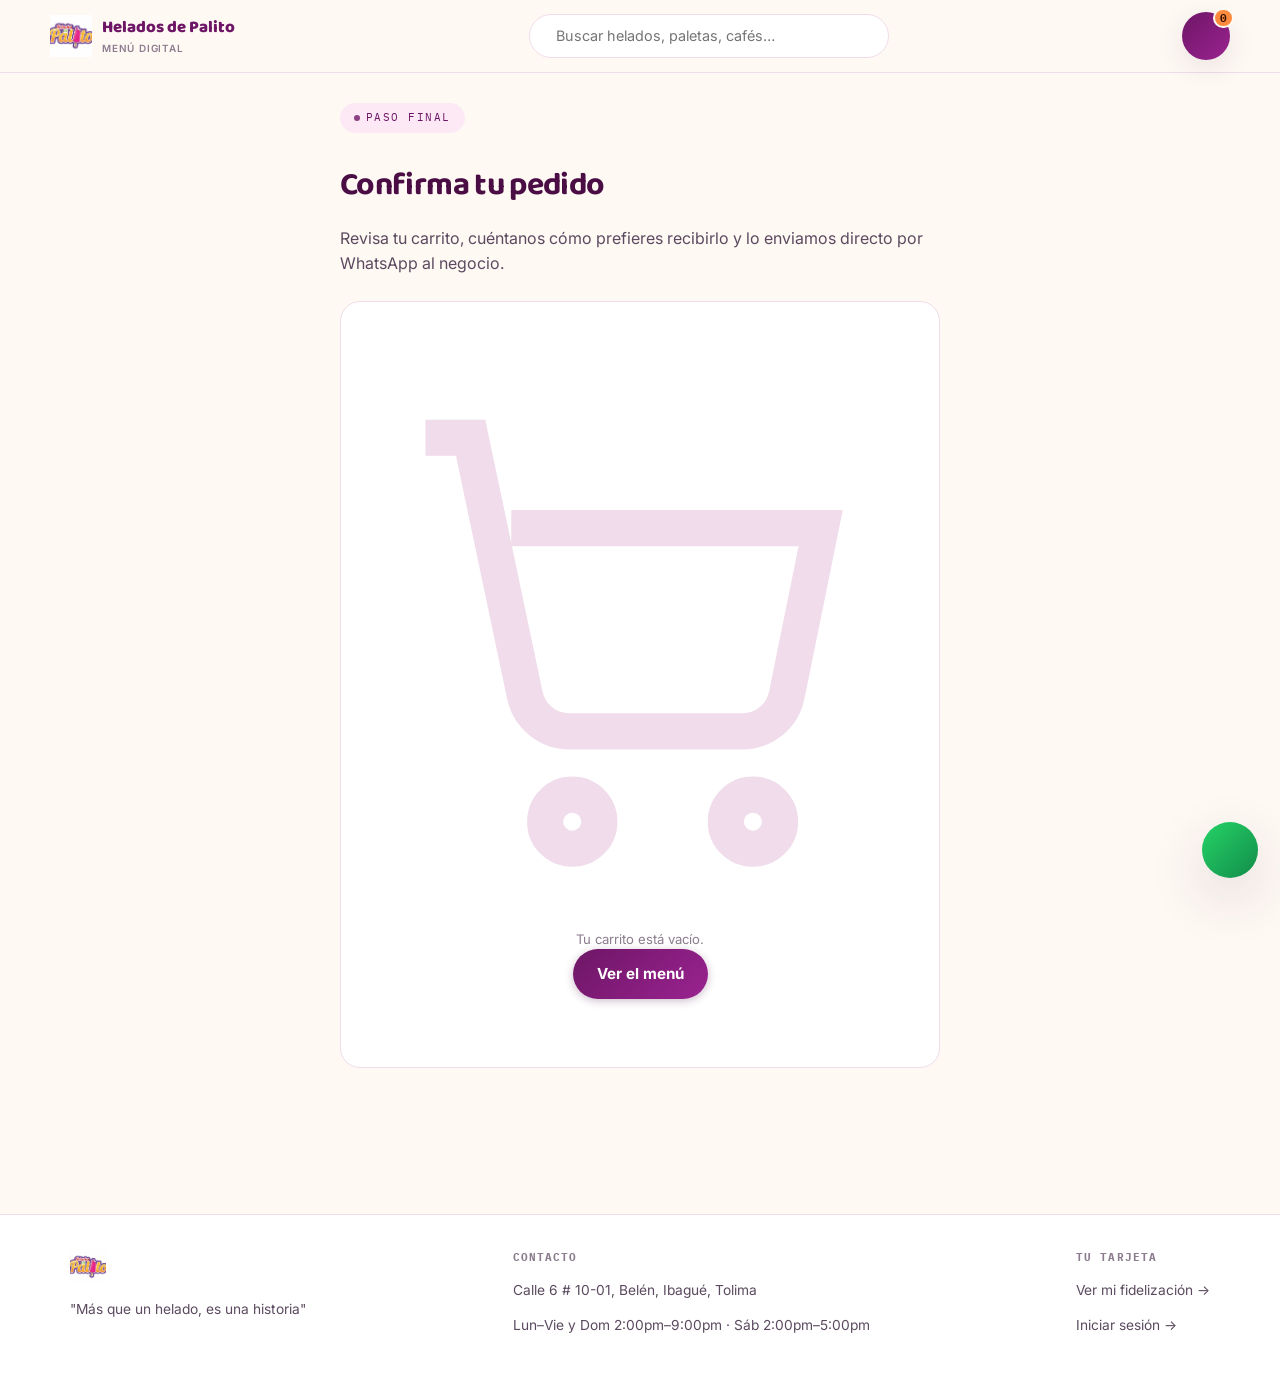
<file: menu/checkout.html>
<!doctype html>
<html lang="es">
<head>
<meta charset="UTF-8">
<meta name="viewport" content="width=device-width, initial-scale=1, viewport-fit=cover">
<title>Confirmar pedido — Helados De Palito</title>
<link rel="icon" href="../assets/img/logo.png">
<link rel="preconnect" href="https://fonts.googleapis.com">
<link href="https://fonts.googleapis.com/css2?family=Baloo+2:wght@600;700;800&family=Inter:wght@400;500;600;700&family=IBM+Plex+Mono:wght@500;600;700&display=swap" rel="stylesheet">
<link rel="stylesheet" href="../assets/css/system.css">
</head>
<body>

<div id="hp-header"></div>

<main class="container" style="padding:30px 20px 60px;max-width:640px">
  <span class="eyebrow">Paso final</span>
  <h1 style="font-size:clamp(1.5rem,3.4vw,2rem)">Confirma tu pedido</h1>
  <p style="color:var(--ink-2);margin-bottom:26px">Revisa tu carrito, cuéntanos cómo prefieres recibirlo y lo enviamos directo por WhatsApp al negocio.</p>

  <div id="hp-resumen" class="card" style="padding:18px;margin-bottom:26px"></div>

  <form id="hp-checkout-form">
    <div class="field">
      <label for="f-nombre">Tu nombre</label>
      <input id="f-nombre" class="finput" required placeholder="¿Cómo te llamas?">
      <div class="error">Cuéntanos tu nombre para el pedido.</div>
    </div>
    <div class="field">
      <label for="f-telefono">Tu teléfono</label>
      <input id="f-telefono" class="finput" required inputmode="numeric" placeholder="Ej. 3001234567">
      <div class="hint">Si ya tienes tarjeta de fidelización, la vinculamos automáticamente con este número.</div>
      <div class="error">Escribe un teléfono válido (mínimo 7 dígitos).</div>
    </div>

    <div class="field">
      <label>Tipo de entrega</label>
      <div class="radio-row" id="hp-entrega">
        <label class="radio-chip checked"><input type="radio" name="entrega" value="Recoger en tienda" checked>Recoger en tienda</label>
        <label class="radio-chip"><input type="radio" name="entrega" value="Domicilio">Domicilio</label>
      </div>
    </div>

    <div class="field">
      <label>Método de pago</label>
      <div class="radio-row" id="hp-pago">
        <label class="radio-chip checked"><input type="radio" name="pago" value="Efectivo" checked>Efectivo</label>
        <label class="radio-chip"><input type="radio" name="pago" value="Transferencia">Transferencia</label>
        <label class="radio-chip"><input type="radio" name="pago" value="Tarjeta">Tarjeta (en tienda)</label>
      </div>
      <div class="hint">Esto es solo informativo: el pago real se coordina por WhatsApp, aquí no se procesa ningún cobro.</div>
    </div>

    <div class="field">
      <label for="f-notas">Notas generales (opcional)</label>
      <textarea id="f-notas" class="finput" placeholder="Ej. dirección exacta, referencia, hora estimada…"></textarea>
    </div>

    <button type="submit" class="btn btn-accent btn-block" id="hp-enviar">
      Enviar pedido por WhatsApp
    </button>
    <a href="./" class="btn btn-ghost btn-block" style="margin-top:10px">Seguir viendo el menú</a>
  </form>
</main>

<div id="hp-footer"></div>

<script src="../assets/js/config.js"></script>
<script src="../assets/js/icons.js"></script>
<script src="../assets/js/seed.js"></script>
<script src="../assets/js/data.js"></script>
<script src="../assets/js/cart.js"></script>
<script src="../assets/js/ui.js"></script>
<script>
(function(){
  HP_UI.mount({root:'../'});

  function renderResumen(){
    const items = HP_CART.getItems();
    const wrap = document.getElementById('hp-resumen');
    if(items.length===0){
      wrap.innerHTML = `<div class="empty-state">${hpIcon('empty')}<p>Tu carrito está vacío.</p><a class="btn btn-p" href="./">Ver el menú</a></div>`;
      document.getElementById('hp-checkout-form').style.display='none';
      return;
    }
    wrap.innerHTML = items.map(i=>`
      <div style="display:flex;justify-content:space-between;padding:8px 0;border-bottom:1px solid var(--line-2);font-size:.9rem">
        <span>${i.cantidad}x ${i.nombre}${i.nota?` <span style="color:var(--ink-3)">(${i.nota})</span>`:''}</span>
        <span class="mono">${HP_CART.formatCOP(i.precio*i.cantidad)}</span>
      </div>`).join('') +
      `<div style="display:flex;justify-content:space-between;padding-top:12px;font-weight:800">
        <span>Subtotal</span><span class="price">${HP_CART.formatCOP(HP_CART.subtotal())}</span>
      </div>`;
  }
  renderResumen();

  document.querySelectorAll('.radio-row').forEach(row=>{
    row.addEventListener('change', ()=>{
      row.querySelectorAll('.radio-chip').forEach(chip=>{
        chip.classList.toggle('checked', chip.querySelector('input').checked);
      });
    });
  });

  function validar(field, ok){
    const wrap = field.closest('.field');
    wrap.classList.toggle('bad', !ok);
    field.classList.toggle('bad', !ok);
    field.classList.toggle('good', ok && field.value.trim());
    return ok;
  }
  const nombreEl = document.getElementById('f-nombre');
  const telEl = document.getElementById('f-telefono');
  nombreEl.addEventListener('input', ()=> validar(nombreEl, nombreEl.value.trim().length>1));
  nombreEl.addEventListener('blur', ()=> validar(nombreEl, nombreEl.value.trim().length>1));
  telEl.addEventListener('input', ()=> validar(telEl, telEl.value.replace(/\D/g,'').length>=7));
  telEl.addEventListener('blur', ()=> validar(telEl, telEl.value.replace(/\D/g,'').length>=7));

  document.getElementById('hp-checkout-form').addEventListener('submit', async (e)=>{
    e.preventDefault();
    const okNombre = validar(nombreEl, nombreEl.value.trim().length>1);
    const okTel = validar(telEl, telEl.value.replace(/\D/g,'').length>=7);
    if(!okNombre || !okTel){ HP_UI.toast('Revisa los datos marcados en rojo', 'err'); return; }

    const btn = document.getElementById('hp-enviar');
    btn.disabled = true; btn.textContent = 'Preparando tu pedido…';

    const cliente = {nombre: nombreEl.value.trim(), telefono: telEl.value.trim()};
    const tipoEntrega = document.querySelector('input[name="entrega"]:checked').value;
    const metodoPago = document.querySelector('input[name="pago"]:checked').value;
    const notasGenerales = document.getElementById('f-notas').value.trim();
    const items = HP_CART.getItems();

    try{
      const pedido = await HP_DATA.crearPedido({
        items, subtotal: HP_CART.subtotal(), notas: notasGenerales,
        tipoEntrega, metodoPago, cliente
      });
      const msg = HP_CART.buildWhatsappMessage({folio: pedido.folio, cliente, tipoEntrega, metodoPago, notasGenerales});
      window.open(HP_CART.whatsappLink(msg), '_blank');
      HP_CART.clear();
      HP_UI.toast(`Pedido ${pedido.folio} enviado 🎉`, 'ok');
      setTimeout(()=> window.location.href = './', 1400);
    }catch(err){
      HP_UI.toast(err.message || 'No pudimos enviar el pedido', 'err');
      btn.disabled = false; btn.textContent = 'Enviar pedido por WhatsApp';
    }
  });
})();
</script>
</body>
</html>
</file>
<file: assets/css/system.css>
/* ============================================================
   HELADOS DE PALITO — Sistema de diseño
   Fundamento: todo se controla desde :root. No usar colores,
   radios ni sombras sueltos en el código — siempre variables.
   ============================================================ */

:root{
  /* Fondos: nunca blanco puro */
  --ivory:#FFF9F4; --ivory-2:#FDEFE4; --white:#FFFFFF;

  /* Marca: fucsia/morado (logo) + naranja/durazno cálido */
  --brand-900:#4A0E45; --brand-800:#6E1666; --brand-700:#9A2390; --brand-500:#D6389F;
  --brand-50:#FCE9F5;

  --accent:#FF8A3D;      /* naranja durazno — una sola llamada por pantalla */
  --accent-2:#FFB03D;    /* variante clara del acento, para hovers suaves */
  --gold:#F0B429;        /* dorado — solo fidelización / premios */
  --gold-dark:#C98A0A;

  /* Texto: 3 niveles, nunca negro puro */
  --ink:#2B1730; --ink-2:#5B4A5F; --ink-3:#8B7C8E;
  --line:#F0DCEA; --line-2:#F8ECF4;

  /* Semánticos */
  --danger:#C0392B; --danger-bg:#FDEDEB;
  --warn:#B87A00; --warn-bg:#FFF6E0;
  --ok:#1D8A4E; --ok-bg:#E9F8EF;

  /* Radios */
  --r-sm:10px; --r:14px; --r-lg:20px; --r-xl:28px;

  /* Sombras — siempre teñidas del color del texto */
  --sh-sm:0 2px 8px rgba(43,23,48,.06);
  --sh:0 8px 28px rgba(43,23,48,.10);
  --sh-lg:0 20px 56px rgba(43,23,48,.16);

  --font-display:'Baloo 2', 'Segoe UI', sans-serif;
  --font-body:'Inter', 'Segoe UI', sans-serif;
  --font-mono:'IBM Plex Mono', ui-monospace, monospace;
}

*,*::before,*::after{box-sizing:border-box}
html{-webkit-text-size-adjust:100%;overflow-x:hidden}
body{
  margin:0;background:var(--ivory);color:var(--ink);
  font-family:var(--font-body);line-height:1.55;
  -webkit-font-smoothing:antialiased;overflow-x:hidden;
}
img{max-width:100%;display:block}
a{color:inherit;text-decoration:none}
button{font-family:inherit;cursor:pointer}
input,select,textarea{font-family:inherit}

h1,h2,h3,.display{
  font-family:var(--font-display);font-weight:700;
  letter-spacing:-.02em;line-height:1.13;color:var(--brand-900);
}
h1{font-size:clamp(1.9rem,4.2vw,3rem)}
h2{font-size:clamp(1.5rem,3.3vw,2.2rem)}
h3{font-size:clamp(1.1rem,2.2vw,1.4rem)}

.mono{font-family:var(--font-mono);letter-spacing:.02em}

.container{max-width:1180px;margin:0 auto;padding:0 20px}

/* ---------- Botones ---------- */
.btn{
  display:inline-flex;align-items:center;justify-content:center;gap:8px;
  border:none;border-radius:100px;padding:13px 24px;
  font-weight:700;font-size:.95rem;transition:.16s ease;
  white-space:nowrap;
}
.btn-p{
  color:#fff;
  background:linear-gradient(135deg,var(--brand-800),var(--brand-700));
  box-shadow:0 2px 8px rgba(74,14,69,.28);
}
.btn-p:hover{
  background:linear-gradient(135deg,var(--brand-900),var(--brand-800));
  transform:translateY(-2px);
  box-shadow:0 10px 24px rgba(74,14,69,.34);
}
.btn-accent{
  color:#3A1400;
  background:linear-gradient(135deg,var(--accent-2),var(--accent));
  box-shadow:0 2px 8px rgba(255,138,61,.32);
}
.btn-accent:hover{transform:translateY(-2px);box-shadow:0 10px 24px rgba(255,138,61,.4)}
.btn-ghost{
  background:var(--white);color:var(--brand-800);
  border:1.5px solid var(--line);
}
.btn-ghost:hover{border-color:var(--brand-500);color:var(--brand-900);transform:translateY(-1px)}
.btn-block{width:100%}
.btn-sm{padding:9px 16px;font-size:.82rem}
.btn:disabled{opacity:.5;cursor:not-allowed;transform:none!important}

/* ---------- Header ---------- */
.site-header{
  position:sticky;top:0;z-index:40;background:rgba(255,249,244,.9);
  backdrop-filter:blur(10px);border-bottom:1.5px solid var(--line);
}
.site-header .bar{
  display:flex;align-items:center;justify-content:space-between;
  gap:14px;padding:12px 0;
}
.brand{display:flex;align-items:center;gap:10px}
.brand img{height:42px;width:auto}
.brand-name{font-family:var(--font-display);font-weight:800;color:var(--brand-800);font-size:1.05rem}
.brand-name small{display:block;font-family:var(--font-body);font-weight:600;color:var(--ink-3);font-size:.62rem;letter-spacing:.08em;text-transform:uppercase}

.search{
  flex:1;max-width:360px;display:flex;align-items:center;gap:8px;
  background:var(--white);border:1.5px solid var(--line);border-radius:100px;
  padding:9px 16px;
}
.search input{border:none;outline:none;background:none;width:100%;font-size:.9rem;color:var(--ink)}
.search svg{flex:none;color:var(--ink-3)}

.cart-fab{
  position:relative;width:48px;height:48px;border-radius:50%;
  background:linear-gradient(135deg,var(--brand-800),var(--brand-700));
  color:#fff;display:flex;align-items:center;justify-content:center;
  box-shadow:var(--sh);transition:.18s ease;border:none;flex:none;
}
.cart-fab:hover{transform:scale(1.08)}
.cart-badge{
  position:absolute;top:-4px;right:-4px;min-width:20px;height:20px;padding:0 5px;
  background:var(--accent);color:#3A1400;border-radius:100px;
  font-family:var(--font-mono);font-size:.68rem;font-weight:700;
  display:flex;align-items:center;justify-content:center;border:2px solid var(--ivory);
}

/* ---------- Hero ---------- */
.hero{
  position:relative;overflow:hidden;
  background:linear-gradient(170deg,var(--white) 0%,var(--ivory) 55%,var(--ivory-2) 100%);
  padding:44px 0 30px;
}
.hero::before{
  content:'';position:absolute;top:-160px;right:-120px;width:480px;height:480px;
  pointer-events:none;border-radius:50%;
  background:radial-gradient(circle,rgba(214,56,159,.22),transparent 68%);
}
.hero::after{
  content:'';position:absolute;bottom:-180px;left:-140px;width:420px;height:420px;
  pointer-events:none;border-radius:50%;
  background:radial-gradient(circle,rgba(255,138,61,.20),transparent 68%);
}
.hero-inner{position:relative;z-index:1;text-align:center;max-width:640px;margin:0 auto}
.eyebrow{
  display:inline-flex;align-items:center;gap:6px;
  font-family:var(--font-mono);font-size:.7rem;letter-spacing:.13em;text-transform:uppercase;
  background:var(--brand-50);color:var(--brand-800);padding:6px 14px;border-radius:100px;
  margin-bottom:14px;
}
.eyebrow::before{content:'';width:6px;height:6px;border-radius:50%;background:currentColor;opacity:.8}
.hero p.lead{color:var(--ink-2);font-size:1.02rem;margin:10px 0 22px}

/* ---------- Categorías ---------- */
.cat-strip{
  display:flex;gap:10px;overflow-x:auto;padding:4px 20px 14px;
  scrollbar-width:none;
}
.cat-strip::-webkit-scrollbar{display:none}
.cat-chip{
  flex:none;display:flex;flex-direction:column;align-items:center;gap:6px;
  padding:10px 16px;border-radius:var(--r-lg);background:var(--white);
  border:1.5px solid var(--line);font-size:.78rem;font-weight:700;color:var(--ink-2);
  transition:.16s ease;
}
.cat-chip svg{width:22px;height:22px;color:var(--brand-700)}
.cat-chip.active,.cat-chip:hover{
  border-color:var(--brand-500);color:var(--brand-800);
  background:var(--brand-50);transform:translateY(-2px);box-shadow:var(--sh-sm);
}

/* ---------- Grid de productos ---------- */
.section-title{display:flex;align-items:baseline;justify-content:space-between;gap:10px;margin:34px 0 16px}
.section-title h2{margin:0}
.section-title .count{font-family:var(--font-mono);font-size:.78rem;color:var(--ink-3)}

.grid{display:grid;grid-template-columns:repeat(auto-fill,minmax(230px,1fr));gap:18px}

.card{
  background:var(--white);border:1.5px solid var(--line);border-radius:var(--r-lg);
  overflow:hidden;transition:.18s ease;display:flex;flex-direction:column;position:relative;
}
.card:hover{transform:translateY(-4px);box-shadow:var(--sh-lg);border-color:var(--brand-500)}
.card .thumb{position:relative;aspect-ratio:4/3;overflow:hidden;background:var(--ivory-2)}
.card .thumb img{width:100%;height:100%;object-fit:cover}
.card .thumb.placeholder{display:flex;align-items:center;justify-content:center;
  background:linear-gradient(135deg,var(--brand-50),var(--ivory-2));color:var(--brand-500)}
.card .badge{
  position:absolute;top:10px;left:10px;background:var(--accent);color:#3A1400;
  font-size:.68rem;font-weight:800;padding:4px 10px;border-radius:100px;
  text-transform:uppercase;letter-spacing:.05em;
}
.card .body{padding:14px 14px 16px;display:flex;flex-direction:column;gap:6px;flex:1}
.card h4{margin:0;font-family:var(--font-display);font-weight:700;font-size:1rem;color:var(--brand-900)}
.card p{margin:0;color:var(--ink-3);font-size:.82rem;flex:1}
.card .row{display:flex;align-items:center;justify-content:space-between;margin-top:6px}
.price{font-family:var(--font-mono);font-weight:700;color:var(--brand-800);font-size:1.05rem}

.add-btn{
  width:38px;height:38px;border-radius:50%;border:none;flex:none;
  background:linear-gradient(135deg,var(--brand-800),var(--brand-700));color:#fff;
  display:flex;align-items:center;justify-content:center;transition:.16s ease;
}
.add-btn:hover{transform:scale(1.1)}
.add-btn.added{background:linear-gradient(135deg,var(--ok),#0f6b39)}

/* ---------- Píldoras de estado ---------- */
.pill{
  display:inline-flex;align-items:center;gap:6px;font-size:.72rem;font-weight:700;
  padding:4px 11px;border-radius:100px;
}
.pill::before{content:'';width:6px;height:6px;border-radius:50%;background:currentColor;opacity:.8}
.pill-ok{background:var(--ok-bg);color:var(--ok)}
.pill-warn{background:var(--warn-bg);color:var(--warn)}
.pill-danger{background:var(--danger-bg);color:var(--danger)}

/* ---------- Carrito (drawer) ---------- */
.overlay{
  position:fixed;inset:0;background:rgba(43,23,48,.42);z-index:60;
  opacity:0;visibility:hidden;transition:opacity .25s ease;
}
.overlay.open{opacity:1;visibility:visible}

.drawer{
  position:fixed;top:0;right:0;height:100%;width:min(420px,92vw);
  background:var(--white);z-index:61;box-shadow:var(--sh-lg);
  transform:translateX(105%);transition:transform .3s ease;
  display:flex;flex-direction:column;visibility:hidden;
}
.drawer.open{transform:translateX(0);visibility:visible}
html.no-scroll{overflow-x:hidden}
.drawer-head{display:flex;align-items:center;justify-content:space-between;padding:18px 20px;border-bottom:1.5px solid var(--line)}
.drawer-close{width:36px;height:36px;border-radius:50%;border:1.5px solid var(--line);background:var(--white);display:flex;align-items:center;justify-content:center}
.drawer-body{flex:1;overflow-y:auto;padding:14px 20px}
.drawer-foot{padding:16px 20px 22px;border-top:1.5px solid var(--line);background:var(--ivory)}

.cart-item{display:flex;gap:12px;padding:12px 0;border-bottom:1px solid var(--line-2)}
.cart-item img{width:64px;height:64px;border-radius:var(--r-sm);object-fit:cover;flex:none;background:var(--ivory-2)}
.cart-item .info{flex:1;min-width:0}
.cart-item h5{margin:0 0 2px;font-size:.9rem;font-family:var(--font-display);color:var(--brand-900)}
.cart-item .meta{font-size:.76rem;color:var(--ink-3)}
.qty{display:flex;align-items:center;gap:8px;margin-top:6px}
.qty button{width:26px;height:26px;border-radius:50%;border:1.5px solid var(--line);background:var(--white);font-weight:800;line-height:1}
.qty span{font-family:var(--font-mono);min-width:18px;text-align:center;font-weight:700}
.remove-x{border:none;background:none;color:var(--ink-3);font-size:.76rem;text-decoration:underline;margin-top:6px}

.empty-state{text-align:center;padding:50px 10px;color:var(--ink-3)}
.empty-state svg{color:var(--line);margin-bottom:10px}

/* ---------- Formularios ---------- */
.field{margin-bottom:16px}
.field label{display:block;font-size:.82rem;font-weight:700;color:var(--ink-2);margin-bottom:6px}
.finput{
  width:100%;border:1.5px solid var(--line);border-radius:11px;padding:13px 15px;
  transition:.15s;font-size:.92rem;background:var(--white);color:var(--ink);
}
.finput:focus{outline:none;border-color:var(--brand-700);box-shadow:0 0 0 3px rgba(154,35,144,.12)}
.finput.good{border-color:var(--brand-500);background:#FBF3F9}
.finput.bad{border-color:var(--danger);background:#FFF8F7}
.field .hint{font-size:.74rem;color:var(--ink-3);margin-top:5px}
.field .error{font-size:.74rem;color:var(--danger);margin-top:5px;display:none}
.field.bad .error{display:block}
textarea.finput{resize:vertical;min-height:70px}

.radio-row{display:flex;gap:10px;flex-wrap:wrap}
.radio-chip{
  border:1.5px solid var(--line);border-radius:100px;padding:9px 16px;font-size:.85rem;
  font-weight:600;color:var(--ink-2);background:var(--white);transition:.15s;
}
.radio-chip input{display:none}
.radio-chip.checked{border-color:var(--brand-700);background:var(--brand-50);color:var(--brand-900)}

/* ---------- Tarjeta de fidelización (elemento firma) ---------- */
.loyalty-card{
  position:relative;overflow:hidden;border-radius:var(--r-xl);padding:28px 24px;color:#fff;
  background:linear-gradient(135deg,var(--brand-900),var(--brand-700) 60%,var(--brand-500));
  box-shadow:var(--sh-lg);
}
.loyalty-card::before,.loyalty-card::after{
  content:'';position:absolute;border-radius:50%;border:1.5px solid rgba(255,255,255,.14);
  pointer-events:none;animation:spin 40s linear infinite;
}
.loyalty-card::before{width:340px;height:340px;top:-120px;right:-100px}
.loyalty-card::after{width:220px;height:220px;bottom:-90px;left:-60px;animation-duration:55s;animation-direction:reverse}
@keyframes spin{to{transform:rotate(360deg)}}
.loyalty-card.complete{
  background:linear-gradient(135deg,var(--gold-dark),var(--gold) 60%,#FFD97A);
}
.loyalty-top{position:relative;z-index:1;display:flex;justify-content:space-between;align-items:flex-start;gap:10px}
.loyalty-top .brandmark{display:flex;align-items:center;gap:8px}
.loyalty-top .brandmark img{height:30px;filter:brightness(0) invert(1);opacity:.92}
.loyalty-folio{font-family:var(--font-mono);font-size:.72rem;letter-spacing:.08em;opacity:.85}
.loyalty-name{font-family:var(--font-display);font-size:1.3rem;font-weight:800;margin:14px 0 2px;position:relative;z-index:1}
.loyalty-sub{font-size:.82rem;opacity:.85;position:relative;z-index:1;margin-bottom:18px}

.stamps{position:relative;z-index:1;display:grid;grid-template-columns:repeat(4,1fr);gap:10px}
.stamp{
  aspect-ratio:1;border-radius:50%;border:1.5px dashed rgba(255,255,255,.5);
  display:flex;align-items:center;justify-content:center;background:rgba(255,255,255,.06);
  transition:.25s ease;
}
.stamp svg{width:60%;height:60%;opacity:.35;transition:.25s ease}
.stamp.filled{
  border-style:solid;border-color:rgba(255,255,255,.9);background:rgba(255,255,255,.18);
  animation:stampPop .4s ease;
}
.stamp.filled svg{opacity:1}
@keyframes stampPop{from{transform:scale(.5);opacity:0}to{transform:scale(1);opacity:1}}

.loyalty-foot{position:relative;z-index:1;margin-top:18px;font-size:.84rem;opacity:.92}
.loyalty-foot b{font-family:var(--font-mono)}

/* ---------- Modal producto ---------- */
.modal-overlay{
  position:fixed;inset:0;background:rgba(43,23,48,.5);z-index:70;
  display:flex;align-items:flex-end;justify-content:center;
  opacity:0;visibility:hidden;transition:opacity .22s ease;
}
.modal-overlay.open{opacity:1;visibility:visible}
@media (min-width:600px){.modal-overlay{align-items:center}}
.modal{
  background:var(--white);border-radius:var(--r-xl) var(--r-xl) 0 0;width:100%;max-width:520px;
  max-height:90vh;overflow-y:auto;transform:translateY(30px);transition:transform .25s ease;
}
.modal-overlay.open .modal{transform:translateY(0)}
@media (min-width:600px){.modal{border-radius:var(--r-xl)}}
.modal img{width:100%;aspect-ratio:16/10;object-fit:cover}
.modal .content{padding:22px}

/* ---------- Login / Auth ---------- */
.auth-wrap{
  min-height:100dvh;display:flex;align-items:center;justify-content:center;padding:24px;
  background:linear-gradient(170deg,var(--white) 0%,var(--ivory) 60%,var(--ivory-2) 100%);
  position:relative;overflow:hidden;
}
.auth-wrap::before{
  content:'';position:absolute;top:-160px;left:-140px;width:460px;height:460px;border-radius:50%;
  background:radial-gradient(circle,rgba(214,56,159,.2),transparent 68%);pointer-events:none;
}
.auth-card{
  position:relative;z-index:1;background:var(--white);border:1.5px solid var(--line);
  border-radius:var(--r-xl);padding:32px;width:100%;max-width:400px;box-shadow:var(--sh-lg);
}
.auth-card .logo-row{display:flex;justify-content:center;margin-bottom:14px}
.auth-card .logo-row img{height:64px}
.auth-tabs{display:flex;gap:6px;background:var(--ivory-2);border-radius:100px;padding:4px;margin-bottom:22px}
.auth-tab{flex:1;text-align:center;padding:9px;border-radius:100px;font-size:.84rem;font-weight:700;color:var(--ink-3)}
.auth-tab.active{background:var(--white);color:var(--brand-800);box-shadow:var(--sh-sm)}

/* ---------- Admin ---------- */
.admin-shell{display:grid;grid-template-columns:220px 1fr;min-height:100dvh}
.admin-side{background:var(--brand-900);color:#fff;padding:22px 16px;display:flex;flex-direction:column;gap:4px}
.admin-side .logo-row{display:flex;align-items:center;gap:8px;padding:0 10px 20px}
.admin-side .logo-row img{height:34px;filter:brightness(0) invert(1)}
.admin-link{
  display:flex;align-items:center;gap:10px;padding:11px 12px;border-radius:var(--r-sm);
  color:rgba(255,255,255,.75);font-size:.88rem;font-weight:600;transition:.15s;
}
.admin-link svg{width:18px;height:18px;flex:none}
.admin-link:hover{background:rgba(255,255,255,.08);color:#fff}
.admin-link.active{background:rgba(255,255,255,.14);color:#fff}
.admin-main{padding:28px clamp(16px,4vw,40px);max-width:1100px}

.stat-grid{display:grid;grid-template-columns:repeat(auto-fit,minmax(180px,1fr));gap:14px;margin:20px 0 30px}
.stat-card{background:var(--white);border:1.5px solid var(--line);border-radius:var(--r-lg);padding:18px}
.stat-card .num{font-family:var(--font-mono);font-size:1.7rem;font-weight:700;color:var(--brand-800)}
.stat-card .lbl{font-size:.78rem;color:var(--ink-3);margin-top:2px}

.table-wrap{overflow-x:auto;background:var(--white);border:1.5px solid var(--line);border-radius:var(--r-lg)}
table{width:100%;border-collapse:collapse;min-width:560px}
th{text-align:left;font-family:var(--font-mono);font-size:.7rem;letter-spacing:.08em;text-transform:uppercase;color:var(--ink-3);padding:14px 16px;border-bottom:1.5px solid var(--line)}
td{padding:12px 16px;border-bottom:1px solid var(--line-2);font-size:.88rem;vertical-align:middle}
tr:last-child td{border-bottom:none}
td img{width:44px;height:44px;border-radius:var(--r-sm);object-fit:cover}

.toolbar{display:flex;flex-wrap:wrap;gap:10px;align-items:center;justify-content:space-between;margin-bottom:18px}
.toggle{position:relative;width:42px;height:24px;border-radius:100px;background:var(--line);border:none;flex:none}
.toggle::after{content:'';position:absolute;top:3px;left:3px;width:18px;height:18px;border-radius:50%;background:#fff;box-shadow:var(--sh-sm);transition:.18s}
.toggle.on{background:var(--ok)}
.toggle.on::after{transform:translateX(18px)}

.modal-form{background:var(--white);border-radius:var(--r-xl);max-width:480px;width:100%;padding:26px;box-shadow:var(--sh-lg)}

.toast{
  position:fixed;bottom:22px;left:50%;transform:translateX(-50%) translateY(20px);z-index:90;
  background:var(--brand-900);color:#fff;padding:13px 22px;border-radius:100px;font-size:.86rem;
  font-weight:600;box-shadow:var(--sh-lg);opacity:0;visibility:hidden;transition:.25s ease;
  display:flex;align-items:center;gap:8px;
}
.toast.show{opacity:1;visibility:visible;transform:translateX(-50%) translateY(0)}
.toast.ok{background:linear-gradient(135deg,var(--ok),#0f6b39)}
.toast.err{background:linear-gradient(135deg,var(--danger),#8e2a1f)}

/* ---------- Footer ---------- */
.site-footer{border-top:1.5px solid var(--line);padding:34px 0 40px;margin-top:60px;background:var(--white)}
.site-footer .cols{display:flex;flex-wrap:wrap;gap:26px;justify-content:space-between}
.site-footer h5{font-family:var(--font-mono);font-size:.7rem;letter-spacing:.1em;text-transform:uppercase;color:var(--ink-3);margin:0 0 10px}
.site-footer p,.site-footer a{font-size:.86rem;color:var(--ink-2)}
.wa-float{
  position:fixed;bottom:22px;right:22px;width:56px;height:56px;border-radius:50%;z-index:45;
  background:linear-gradient(135deg,#25D366,#128C4A);color:#fff;display:flex;align-items:center;justify-content:center;
  box-shadow:var(--sh-lg);transition:.18s ease;
}
.wa-float:hover{transform:scale(1.08)}

/* ---------- Reveal on scroll ---------- */
.rv{opacity:0;transform:translateY(20px);transition:opacity .55s ease,transform .55s ease}
.rv.in{opacity:1;transform:none}

@keyframes fade{from{opacity:0;transform:translateY(7px)}to{opacity:1;transform:none}}
.fade-in{animation:fade .35s ease}

/* ---------- Responsive ---------- */
@media (max-width:1000px){
  .admin-shell{grid-template-columns:1fr}
  .admin-side{position:sticky;top:0;z-index:30;flex-direction:row;overflow-x:auto;padding:12px}
  .admin-side .logo-row{display:none}
  .admin-link{white-space:nowrap}
}
@media (max-width:820px){
  .grid{grid-template-columns:repeat(auto-fill,minmax(190px,1fr))}
  .search{max-width:220px}
}
@media (max-width:600px){
  .grid{grid-template-columns:repeat(2,1fr)}
  .brand-name small{display:none}
  .stamps{grid-template-columns:repeat(4,1fr)}
  .site-footer .cols{flex-direction:column;gap:20px}
}
@media (max-width:400px){
  .container{padding:0 14px}
  .card .body{padding:11px}
}

@media (prefers-reduced-motion:reduce){
  *{animation-duration:.01ms!important;transition-duration:.01ms!important}
}
</file>
